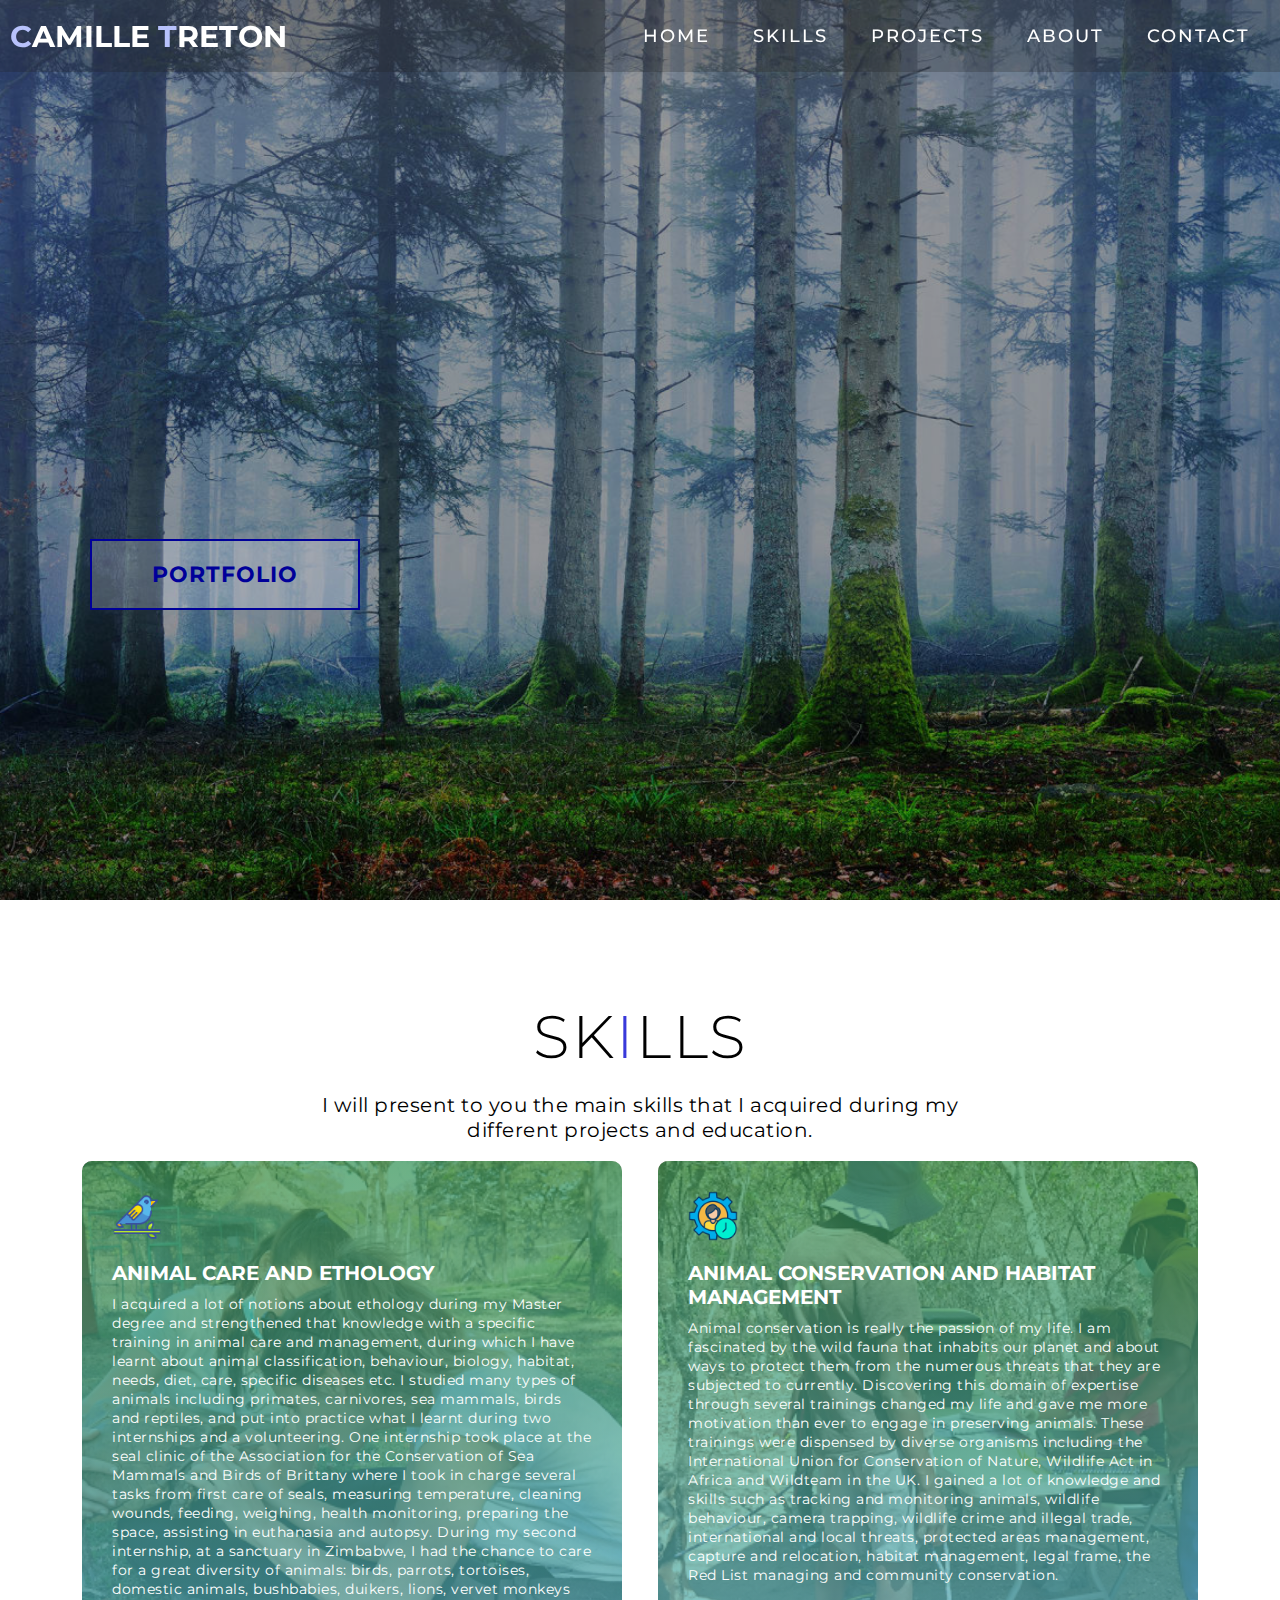
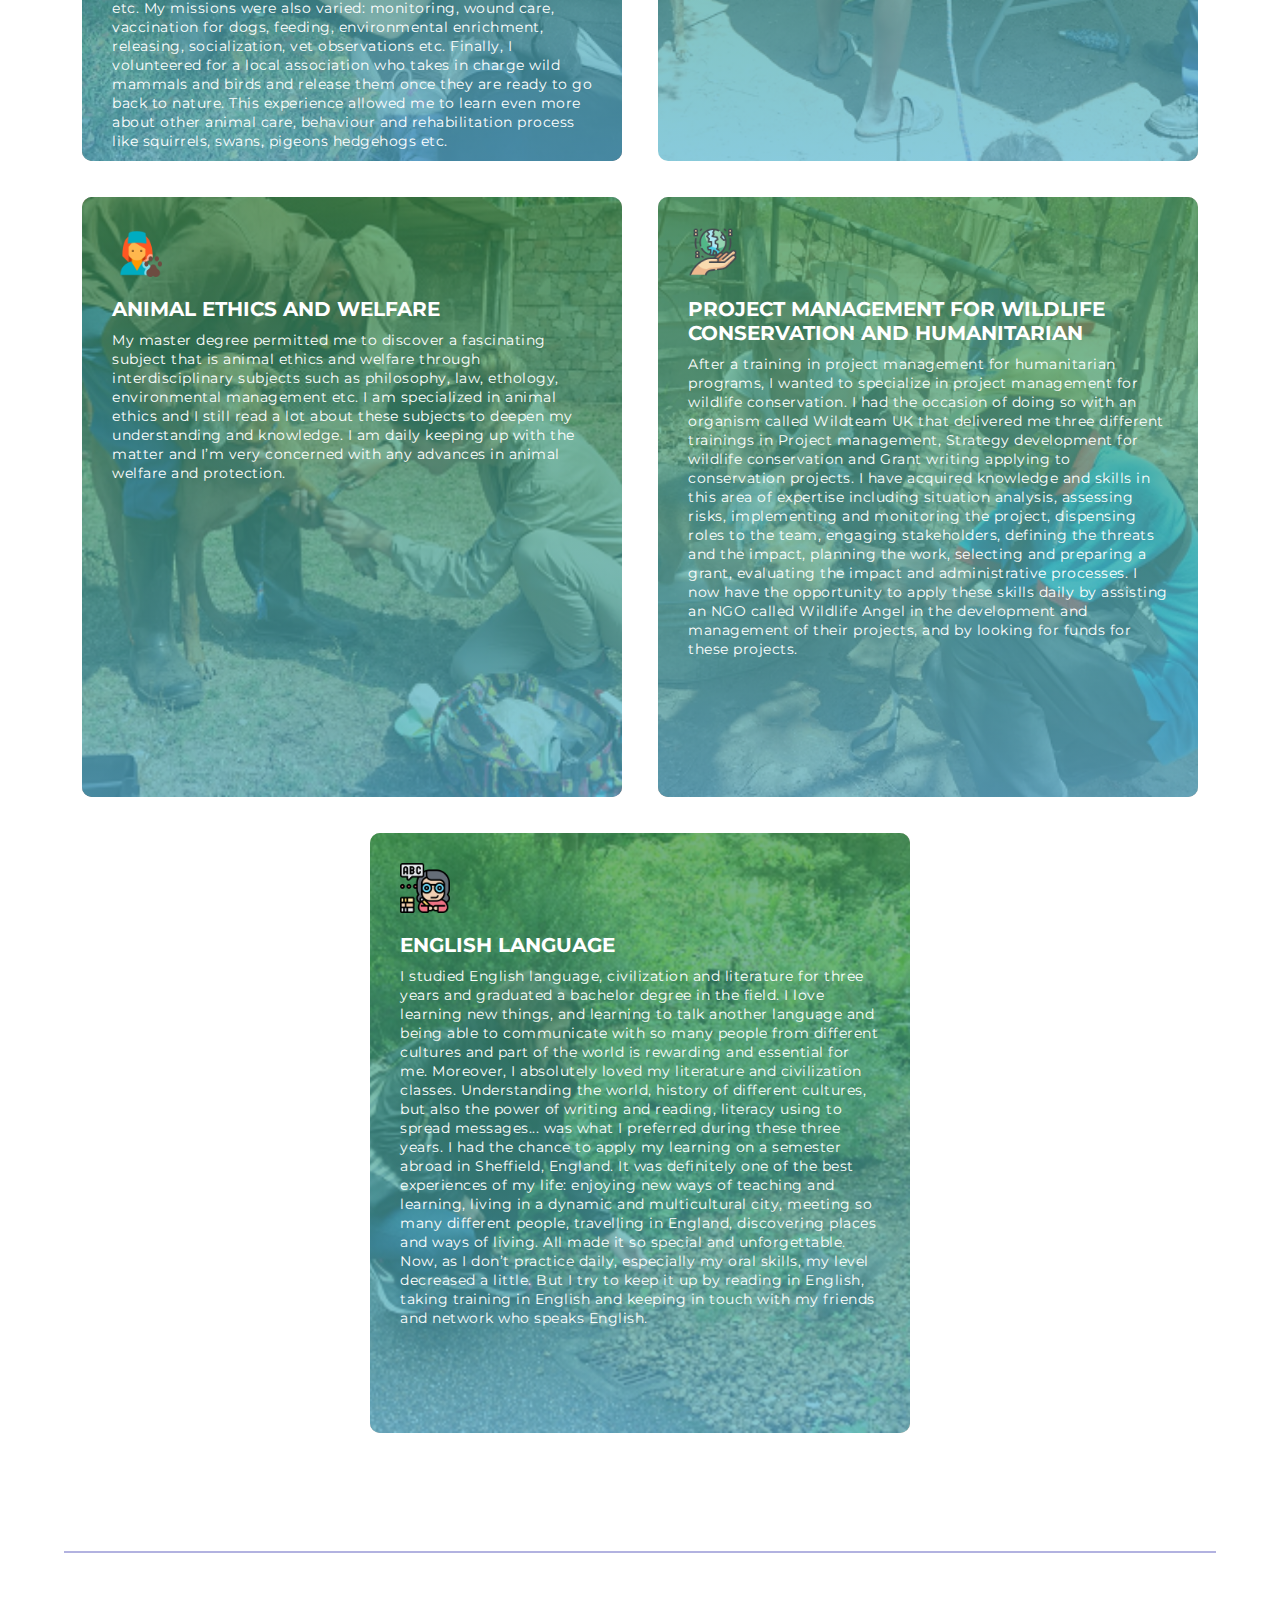
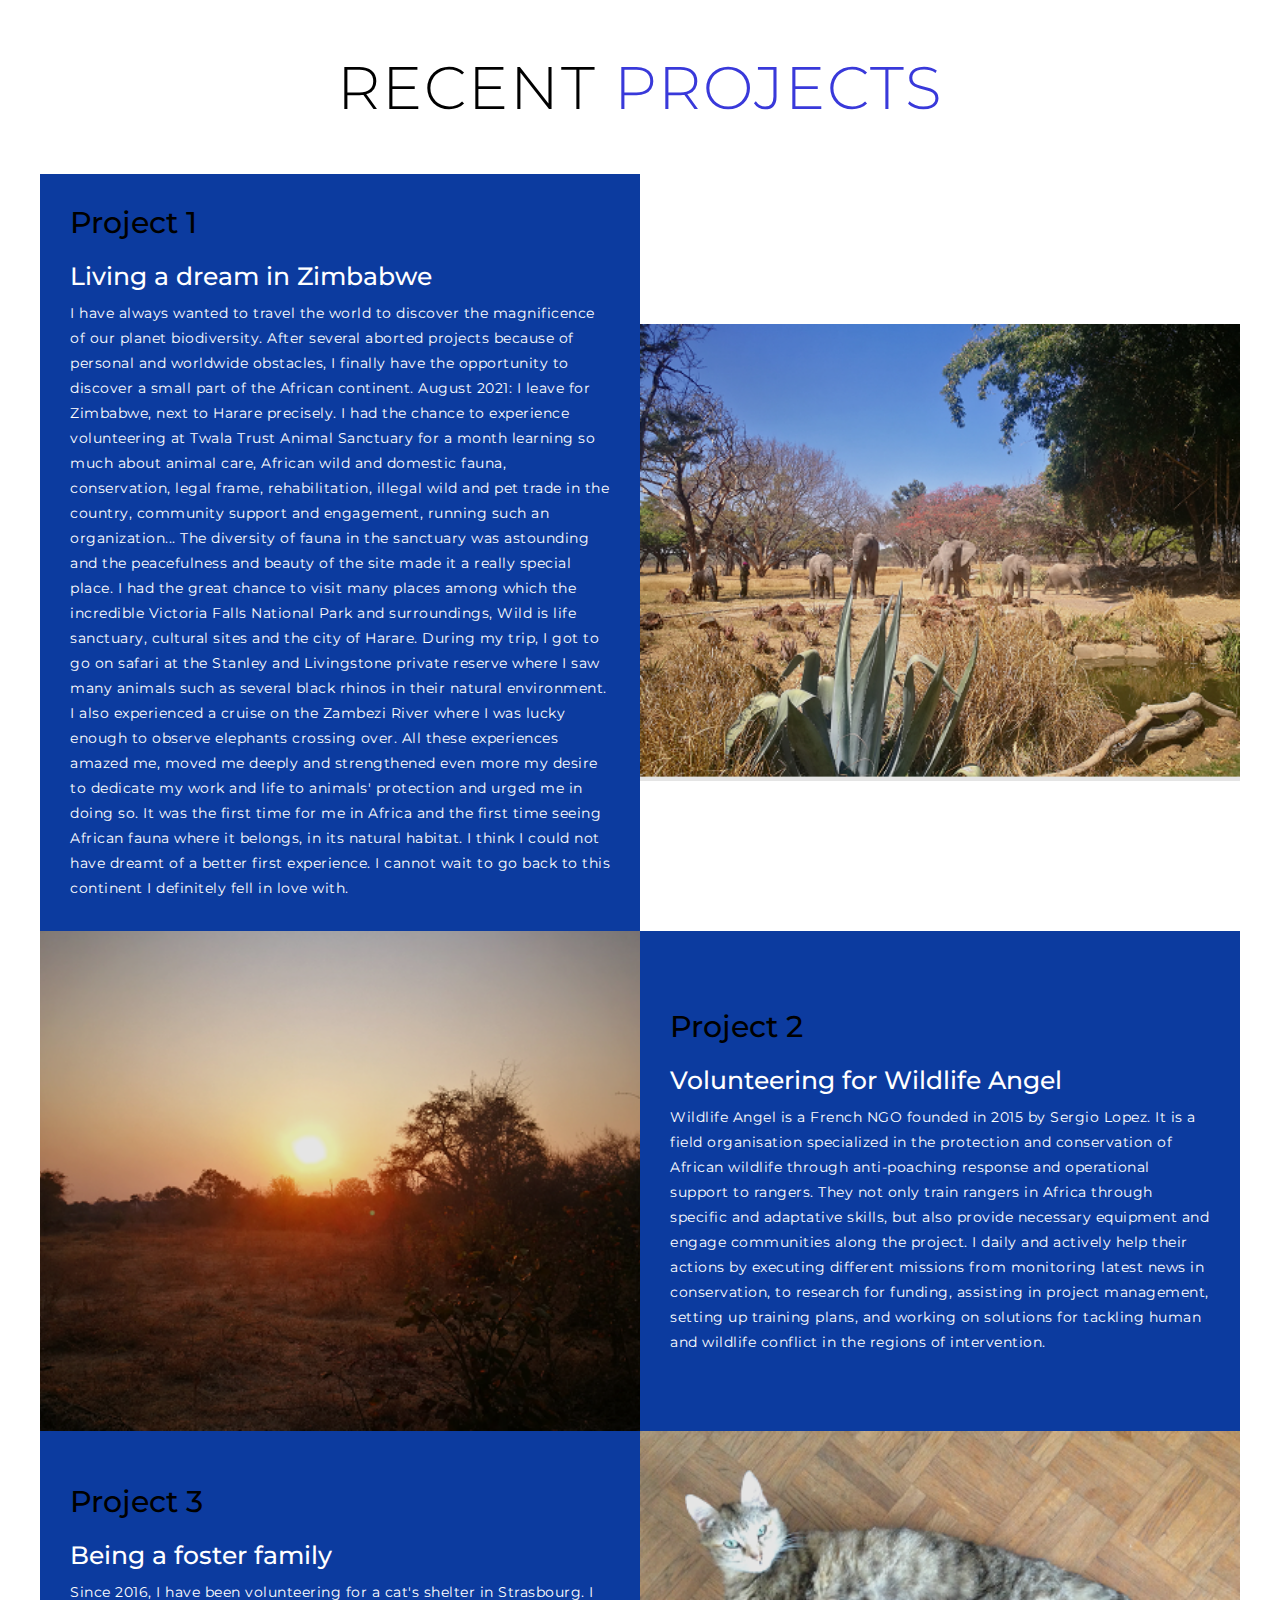
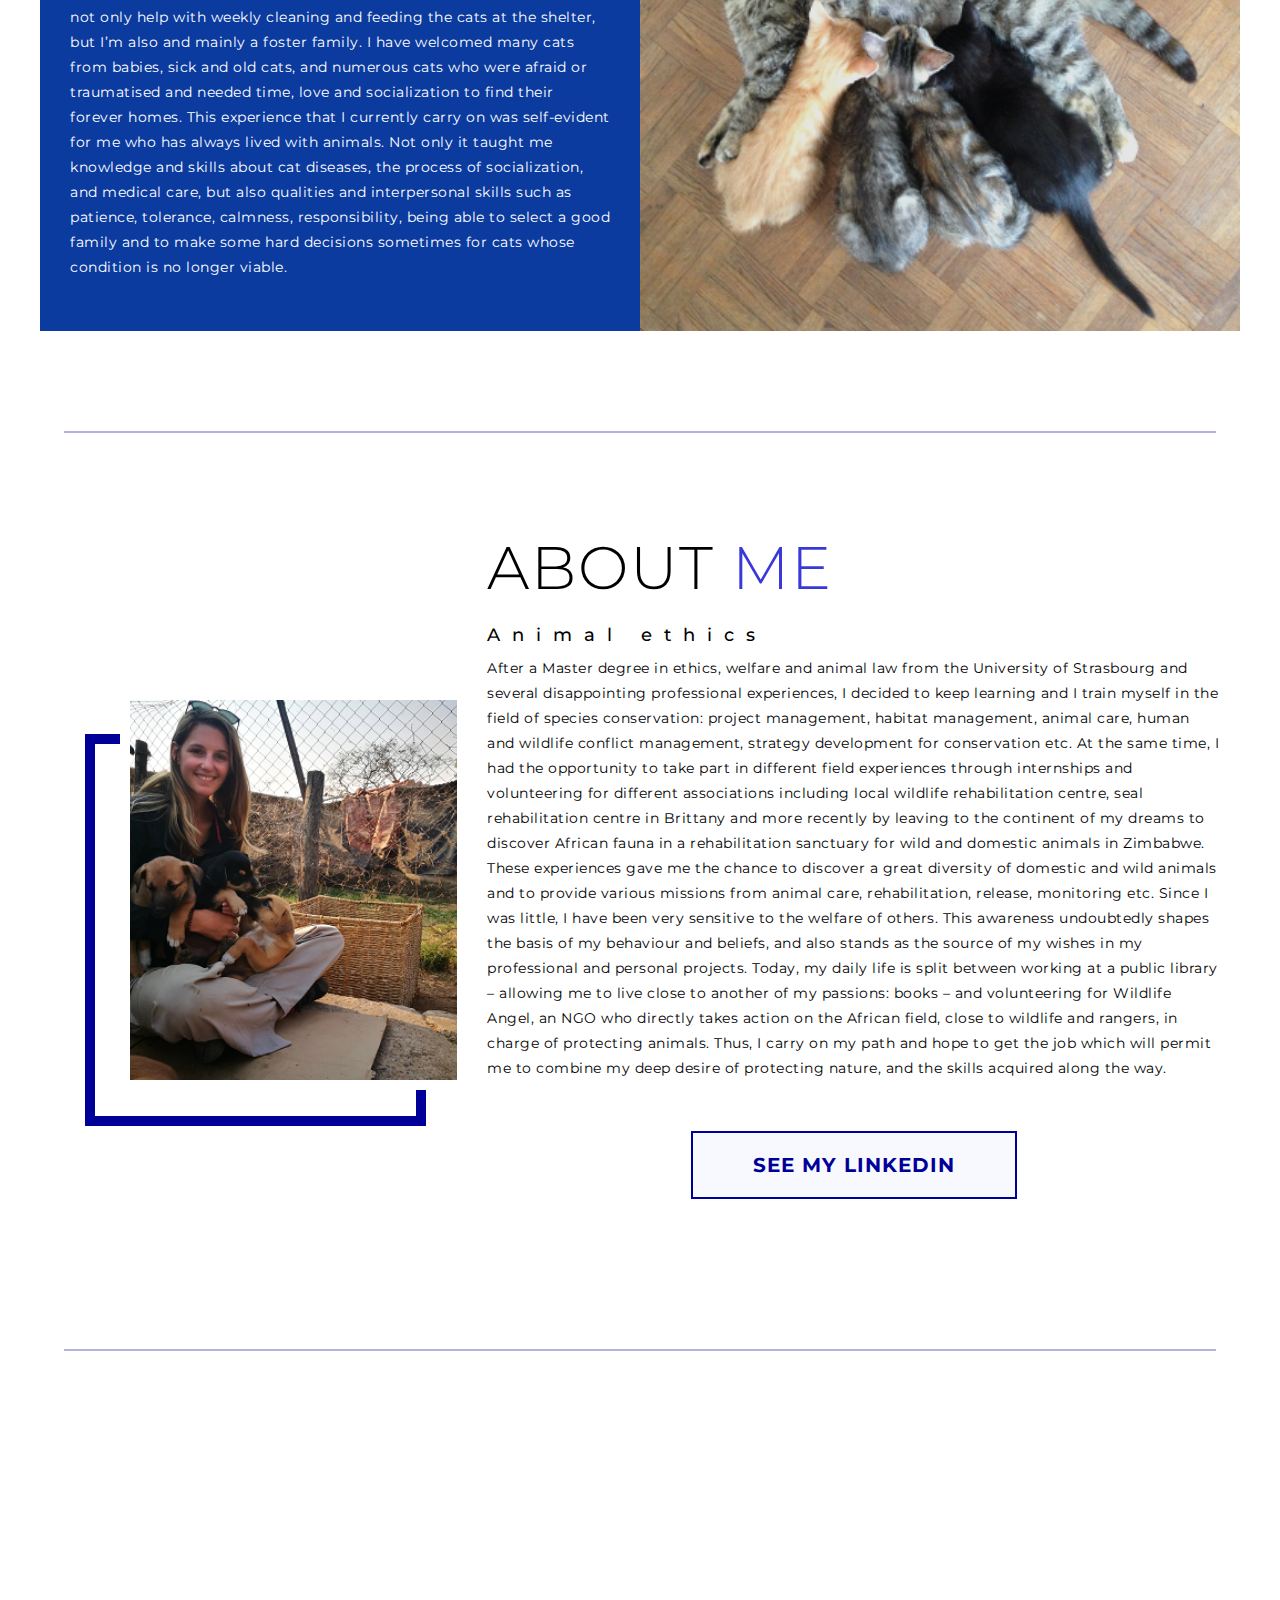
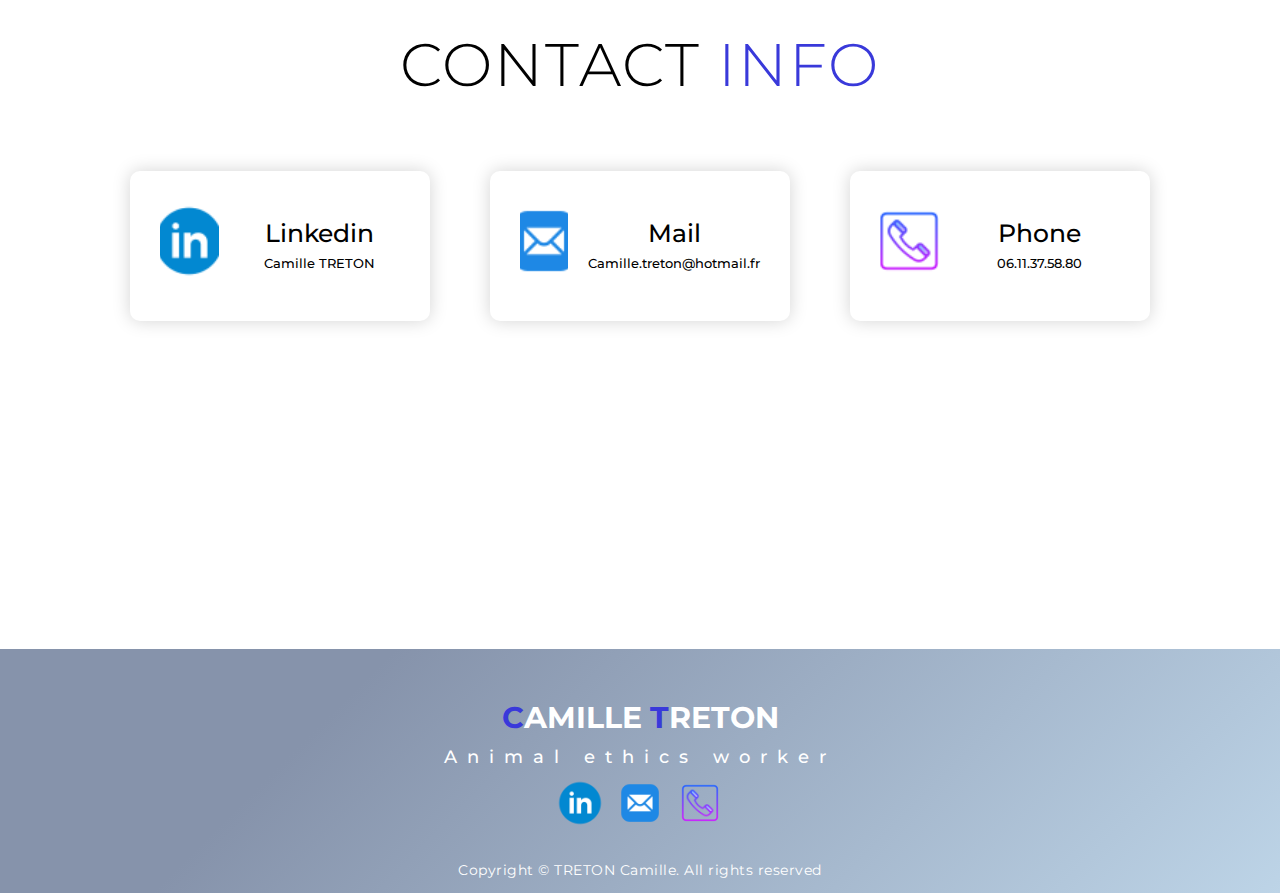
<file: index.html>
<!DOCTYPE html>
<html lang="en">
<head>
    <meta charset="UTF-8">
    <meta http-equiv="X-UA-Compatible" content="IE=edge">
    <meta name="viewport" content="width=device-width, initial-scale=1.0">
    <title>Camille TRETON Portfolio</title>
    <link rel="stylesheet" href="style.css">
    <link rel="icon" type="image/png" href="img/logo1.png">
</head>
<body>
    <!-- header section -->
    <header id="header">
        <div class="header container">
            <div class="nav-bar">
                <div class="brand">
                    
                    <a href="#hero"><h1><span>C</span>amille <span>T</span>reton</h1></a>
                </div>
                <div class="nav-list">
                    <div class="hamburger">
                        <div class="bar">

                        </div>
                    </div>
                    <ul>
                        <li><a href="#hero" data-after ="Home" >Home</a></li>
                        <li><a href="#services" data-after ="Skills" >Skills</a></li>
                        <li><a href="#projects" data-after ="Projects" >Projects</a></li>
                        <li><a href="#about" data-after ="About" >About</a></li>
                        <li><a href="#contact" data-after ="Contact" >Contact</a></li>
                    </ul>
                </div>
            </nav>
        </div>
    </header>


    <!-- hero section -->
    <section id="hero">
        <div class="hero container">
            <div>
                <h1>Hello,<span></span></h1>
                <h1>My Name is<span></span></h1>
                <h1>Camille<span></span></h1>
                <a href="#services" type="button" class="cta">Portfolio</a>
            </div>
        </div>
    </section>
    <!-- end hero section -->


    <!-- service section -->

    <section id="services">
        <div class="service container">
            <div class="service-top">
                <h1 class="section-title">Sk<span>i</span>lls</h1>
                <p>I will present to you the main skills that I acquired during my different projects and education.</p>
            </div>
            <div class="service-bottom">
                <div class="service-item si1">
                    <div class="icon">
                        <img src="/img/skills3.png" alt="Bird skills icon">
                    </div>
                    <h2>Animal care and ethology</h2>
                    <p>I acquired a lot of notions about ethology during my Master degree and strengthened that knowledge with a specific training in animal care and management, during which I have learnt about animal classification, behaviour, biology, habitat, needs, diet, care, specific diseases etc. I studied many types of animals including primates, carnivores, sea mammals, birds and reptiles, and put into practice what I learnt during two internships and a volunteering.

                        One internship took place at the seal clinic of the Association for the Conservation of Sea Mammals and Birds of Brittany where I took in charge several tasks from first care of seals, measuring temperature, cleaning wounds, feeding, weighing, health monitoring, preparing the space, assisting in euthanasia and autopsy.
                        
                        During my second internship, at a sanctuary in Zimbabwe, I had the chance to care for a great diversity of animals: birds, parrots, tortoises, domestic animals, bushbabies, duikers, lions, vervet monkeys etc. My missions were also varied: monitoring, wound care, vaccination for dogs, feeding, environmental enrichment, releasing, socialization, vet observations etc.
                        
                        Finally, I volunteered for a local association who takes in charge wild mammals and birds and release them once they are ready to go back to nature. This experience allowed me to learn even more about other animal care, behaviour and rehabilitation process like squirrels, swans, pigeons hedgehogs etc.</p>
                </div>
                <div class="service-item si2">
                    <div class="icon">
                        <img src="/img/skills2.png" alt="Managerial skills icon">
                    </div>
                    <h2>Animal conservation and habitat management</h2>
                    <p>Animal conservation is really the passion of my life. I am fascinated by the wild fauna that inhabits our planet and about ways to protect them from the numerous threats that they are subjected to currently. Discovering this domain of expertise through several trainings changed my life and gave me more motivation than ever to engage in preserving animals.  
                        These trainings were dispensed by diverse organisms including the International Union for Conservation of Nature, Wildlife Act in Africa and Wildteam in the UK. I gained a lot of knowledge and skills such as tracking and monitoring animals, wildlife behaviour, camera trapping, wildlife crime and illegal trade, international and local threats, protected areas management, capture and relocation, habitat management, legal frame, the Red List managing and community conservation. </p>
                </div>
                <div class="service-item si3">
                    <div class="icon">
                        <img src="/img/skills4.png" alt="Veto skills icon">
                    </div>
                    <h2>Animal ethics and welfare</h2>
                    <p>My master degree permitted me to discover a fascinating subject that is animal ethics and welfare through interdisciplinary subjects such as philosophy, law, ethology, environmental management etc. I am specialized in animal ethics and I still read a lot about these subjects to deepen my understanding and knowledge. I am daily keeping up with the matter and I’m very concerned with any advances in animal welfare and protection. </p>
                </div>
                <div class="service-item si4">
                    <div class="icon">
                        <img src="/img/skills5.png" alt="Earth skills icon">
                    </div>
                    <h2>Project management for wildlife conservation and humanitarian </h2>
                    <p>After a training in project management for humanitarian programs, I wanted to specialize in project management for wildlife conservation. I had the occasion of doing so with an organism called Wildteam UK that delivered me three different trainings in Project management, Strategy development for wildlife conservation and Grant writing applying to conservation projects. I have acquired knowledge and skills in this area of expertise including situation analysis, assessing risks, implementing and monitoring the project, dispensing roles to the team, engaging stakeholders, defining the threats and the impact, planning the work, selecting and preparing a grant, evaluating the impact and administrative processes. 
                        I now have the opportunity to apply these skills daily by assisting an NGO called Wildlife Angel in the development and management of their projects, and by looking for funds for these projects.</p>
                </div>
                <div class="service-item si5">
                    <div class="icon">
                        <img src="/img/english.png" alt="English skills icon">
                    </div>
                    <h2>English language</h2>
                    <p>I studied English language, civilization and literature for three years and graduated a bachelor degree in the field. I love learning new things, and learning to talk another language and being able to communicate with so many people from different cultures and part of the world is rewarding and essential for me. Moreover, I absolutely loved my literature and civilization classes. Understanding the world, history of different cultures, but also the power of writing and reading, literacy using to spread messages... was what I preferred during these three years. I had the chance to apply my learning on a semester abroad in Sheffield, England. It was definitely one of the best experiences of my life: enjoying new ways of teaching and learning, living in a dynamic and multicultural city, meeting so many different people, travelling in England, discovering places and ways of living. All made it so special and unforgettable. 
                        Now, as I don’t practice daily, especially my oral skills, my level decreased a little. But I try to keep it up by reading in English, taking training in English and keeping in touch with my friends and network who speaks English. 
                        </p>
                </div>
                
            </div>
        </div>
    </section>

    <!-- End service section -->
    <!-- Project section -->

    <section id="projects">
        <div class="projects container">
            <div class="projects-header">
                <h1 class="section-title">Recent <span>Projects</span></h1>
            </div>
            <div class="all-projects">
                <div class="project-item project1">
                    <div class="project-info">
                        <h1>Project 1</h1>
                        <h2>Living a dream in Zimbabwe </h2>
                        <p>I have always wanted to travel the world to discover the magnificence of our planet biodiversity. After several aborted projects because of personal and worldwide obstacles, I finally have the opportunity to discover a small part of the African continent. 
                            August 2021: I leave for Zimbabwe, next to Harare precisely. I had the chance to experience volunteering at Twala Trust Animal Sanctuary for a month learning so much about animal care, African wild and domestic fauna, conservation, legal frame, rehabilitation, illegal wild and pet trade in the country, community support and engagement, running such an organization...
                            The diversity of fauna in the sanctuary was astounding and the peacefulness and beauty of the site made it a really special place.
                            I had the great chance to visit many places among which the incredible Victoria Falls National Park and surroundings, Wild is life sanctuary, cultural sites and the city of Harare. During my trip, I got to go on safari at the Stanley and Livingstone private reserve where I saw many animals such as several black rhinos in their natural environment. I also experienced a cruise on the Zambezi River where I was lucky enough to observe elephants crossing over. All these experiences amazed me, moved me deeply and strengthened even more my desire to dedicate my work and life to animals' protection and urged me in doing so.
                            It was the first time for me in Africa and the first time seeing African fauna where it belongs, in its natural habitat. I think I could not have dreamt of a better first experience. I cannot wait to go back to this continent I definitely fell in love with.</p>
                    </div>
                    <div class="project-img">
                        <img src="./img/projectC1.PNG" alt="Elephants in Zimbabwe">
                    </div>
                </div>
                <div class="project-item">
                    <div class="project-info">
                        <h1>Project 2</h1>
                        <h2>Volunteering for Wildlife Angel </h2>
                        <p>Wildlife Angel is a French NGO founded in 2015 by Sergio Lopez. It is a field organisation specialized in the protection and conservation of African wildlife through anti-poaching response and operational support to rangers. They not only train rangers in Africa through specific and adaptative skills, but also provide necessary equipment and engage communities along the project.  
                            I daily and actively help their actions by executing different missions from monitoring latest news in conservation, to research for funding, assisting in project management, setting up training plans, and working on solutions for tackling human and wildlife conflict in the regions of intervention. 
                            </p>
                    </div>
                    <div class="project-img">
                        <img src="./img/testP2.PNG" alt="Wildlife angel icon">
                    </div>
                </div>
                <div class="project-item">
                    <div class="project-info">
                        <h1>Project 3</h1>
                        <h2>Being a foster family </h2>
                        <p>Since 2016, I have been volunteering for a cat's shelter in Strasbourg. I not only help with weekly cleaning and feeding the cats at the shelter, but I’m also and mainly a foster family. I have welcomed many cats from babies, sick and old cats, and numerous cats who were afraid or traumatised and needed time, love and socialization to find their forever homes.  
                            This experience that I currently carry on was self-evident for me who has always lived with animals. Not only it taught me knowledge and skills about cat diseases, the process of socialization, and medical care, but also qualities and interpersonal skills such as patience, tolerance, calmness, responsibility, being able to select a good family and to make some hard decisions sometimes for cats whose condition is no longer viable.   
                            </p>
                    </div>
                    <div class="project-img">
                        <img src="./img/testP3.PNG" alt="Me with a nice cat">
                    </div>
                </div>
               
              
            </div>
        </div>
    </section>

    <!--end  Project section -->
    <!--  About section -->

    <section id="about">
        <div class="about container">
            <div class="col-left">
                <div class="about-img">
                    <img src="./img/aboutmeC.PNG" alt="Me with 3 dogs in Africa">
                </div>
            </div>
            <div class="col-right">
                <h1 class="section-title">About <span>me</span></h1>
                <h2>Animal ethics</h2>
                <p>After a Master degree in ethics, welfare and animal law from the University of Strasbourg and several disappointing professional experiences, I decided to keep learning and I train myself in the field of species conservation: project management, habitat management, animal care, human and wildlife conflict management, strategy development for conservation etc. 
                    At the same time, I had the opportunity to take part in different field experiences through internships and volunteering for different associations including local wildlife rehabilitation centre, seal rehabilitation centre in Brittany and more recently by leaving to the continent of my dreams to discover African fauna in a rehabilitation sanctuary for wild and domestic animals in Zimbabwe. 
                    These experiences gave me the chance to discover a great diversity of domestic and wild animals and to provide various missions from animal care, rehabilitation, release, monitoring etc. 
                    Since I was little, I have been very sensitive to the welfare of others. This awareness undoubtedly shapes the basis of my behaviour and beliefs, and also stands as the source of my wishes in my professional and personal projects.
                    Today, my daily life is split between working at a public library – allowing me to live close to another of my passions: books – and volunteering for Wildlife Angel, an NGO who directly takes action on the African field, close to wildlife and rangers, in charge of protecting animals. 
                    Thus, I carry on my path and hope to get the job which will permit me to combine my deep desire of protecting nature, and the skills acquired along the way. 
                    </p>
                <a href="https://www.linkedin.com/in/camille-tr%C3%A9ton-96356b123/
                " target="_blank" class="cta">See my Linkedin</a>
            </div>
        </div>
    </section>

    <!--end about section -->

    <!--contact section -->
    <section id="contact">
        <div class="contact container">
            <div><h1 class="section-title">Contact <span>info</span></h1></div>
            <div class="contact-items">
                <div class="contact-item linkedin">
                    <div class="icon"><img src="./img/linkedin.png" alt="linkedin icon"></div>
                    <div class="contact-info">
                        <h1>Linkedin</h1>
                        <h2>Camille TRETON</h2>
                    </div>
                </div>
                <div class="contact-item">
                    <div class="icon"><img src="./img/mail.png" alt="mail icone"></div>
                    <div class="contact-info">
                        <h1>Mail</h1>
                        <h2>Camille.treton@hotmail.fr</h2>
                    </div>
                </div>
                <div class="contact-item">
                    <div class="icon"><img src="./img/phone.png" alt="contact icon"></div>
                    <div class="contact-info">
                        <h1>Phone</h1>
                        <h2>06.11.37.58.80</h2>
                    </div>
                </div>
            </div>
        </div>
    </section>

    <!--end contact section -->
    <!--footer section -->
    <section id="footer">
        <div class="footer container">
            <div class="brand"><h1><span>C</span>amille <span>T</span>reton</h1></div>
            <h2>Animal ethics worker</h2>
            <div class="social-icon">
                <div class="social-item">
                    <a href="https://www.linkedin.com/in/camille-tr%C3%A9ton-96356b123/
                    " target="_blank"><img src="./img/linkedin.png" alt="linkedin icon"></a>
                </div>
                <div class="social-item">
                    <a href="#contact"><img src="./img/mail.png" alt="mail icone"></a>
                </div>
                <div class="social-item">
                    <a href="#contact"><img src="./img/phone.png" alt="phone icone"></a>
                </div>
                
            </div>
            <p>Copyright &copy; TRETON Camille. All rights reserved</p>
        </div>
    </section>



<script src="app.js"></script>

</body>
</html>
</file>
<file: style.css>
@import url('https://fonts.googleapis.com/css2?family=Montserrat:wght@300;400;700&display=swap');
* {
    box-sizing: border-box;
    padding:0;
    margin:0;
}

html {
    font-size:10px;
    font-family: 'Montserrat', 'sans-serif';
    scroll-behavior: smooth;
    overflow-x: hidden;
}

body {
    overflow-x:hidden;
}
img {
    height:100%;
    width:100%;
    object-fit:cover;
}

a {
    text-decoration:none;
}

p {
    text-align:left;
    font-size:1.4rem;
    line-height:2.5rem;
    color:white;
    letter-spacing: 0.05rem;
}

.section-title {
    font-size:4rem;
    font-weight: 300;
    color:black;
    margin-bottom:20px;
    text-transform: uppercase;
    letter-spacing: .2rem;
    text-align:center;
    color:black; 
}


.section-title span {
    color:#3939da;
}
.container {
    min-height:100vh;
    width:100%;
    display:flex;
    align-items: center;
    justify-content:center;
}

.brand h1 {
    font-size: 3rem;
    text-transform: uppercase;
    color:white;
}



.brand h1 span {
    color:#3939da;
}
#header .brand h1 span {
    color:#B8C2FC;
}
#header .brand h1 {
    font-size:2.6rem;
}

/* header section */

#header {
    position:fixed;
    z-index:1000;
    left:0;
    top:0;
    width:100vw;
    height:auto;
   
    
}

#header .header {
    min-height:8vh;
    background-color: rgba(31,30,30,0.24);
    transition: .6s ease background-color;
}

.header .nav-bar {
    display:flex;
    align-items: center;   
    justify-content: space-between;
    width:100%;
    height: 100%;
    max-width:1300px;
    padding: 0 10px;
} 

#header .nav-list ul {
    list-style-type: none;
    position:absolute;
    background-color: rgb(31,30,30);
    width:100vw;
    height:100vh;
    top:0;
    flex-direction: column;
    left:100%;
    display:flex;
    justify-content: center;
    align-items: center;
    z-index:1;
    overflow-x:hidden;
    transition: left .3s ease-in-out;
}

#header .nav-list ul.active {
    left:0;
}


#header .nav-list ul a {
    font-size: 2.5rem;
    font-weight:500;
    letter-spacing: .2rem;
    text-decoration: none;
    color:white;
    text-transform: uppercase;
    padding:20px;
    display:block;
}

#header .nav-list ul a::after {
    content:attr(data-after);
    position:absolute;
    top:50%;
    left:50%;
    transform: translate(-50%, -50%) scale(0);
    color:rgba(87, 149, 204, 0.15);
    font-size:8rem;
    letter-spacing:15px;
    z-index:-1;
    transition:.5s ease letter-spacing;
}

#header .nav-list ul li:hover a::after {
    transform: translate(-50%, -50%) scale(1);
    letter-spacing:initial;
}

#header .nav-list ul li:hover a {
    color:#B8C2FC;
}
#header .nav-list ul li:focus a {
    color:#B8C2FC;
}

#header .hamburger {
    z-index:100;
    height:60px;
    width:60px;
    display:inline-block;
    border: 3px solid white;
    position: relative;
    display:flex;
    cursor:pointer;
    align-items: center;
    justify-content: center;
    border-radius: 50%;
    transform: scale(0.8);
    margin-right:20px;
}

#header .hamburger::after{
    position:absolute;
    content:'';
    height:100%;
    width:100%;
    border-radius:50%;
    border:3px solid white;
    animation: hamburger_pulse 1.5s ease infinite;
}

#header .hamburger .bar {
    height: 2px;
    width: 30px;
    position:relative;
    background-color:white;
    z-index:-1;
}

#header .hamburger .bar::after,
#header .hamburger .bar::before {
    content:'';
    position:absolute;
    height: 100%;
    width:100%;
    left: 0;
    background-color:white;
    transition: .3s ease;
    transition-property: rotate translate;
}
#header .hamburger .bar::after {
    top:8px;
}
#header .hamburger .bar::before {
    bottom:8px;
}

#header .hamburger.active .bar::before{
    transform: rotate(-45deg) translate(-5px, 6px);
}
#header .hamburger.active .bar::after{
    transform: rotate(45deg) translate(-5px, -6px);
}
#header .hamburger.active .bar {
    background-color:transparent;
}
/* end header section */


/* Hero Section  */
#hero {
    background-image: url(./img/headersection.jpg);
    background-size:cover;
    background-position:top center;
    position: relative;
    z-index:1;
}

#hero::after {
    content:'';
    position: absolute;
    left:0;
    top:0;
    height:100%;
    width:100%;
    background-color:#000000;
    opacity:.4;
    z-index:-1;
}

#hero .hero {
    max-width: 1200px;
    margin: 0 auto;
    padding: 0 50px;
    justify-content: flex-start;
}

#hero h1 {
    display:block;
    width:fit-content;
    font-size:4rem;
    position:relative;
    color:transparent;
    animation: text_reveal .5s ease forwards;
    animation-delay:1s;
}

#hero h1:nth-child(1) {
    animation-delay:1s;
}
#hero h1:nth-child(2) {
    animation-delay:2s;
}
#hero h1:nth-child(3) {
    animation: text_reveal_name .5s ease forwards;
    animation-delay:3s;
}

#hero h1:nth-child(1) span {
    animation-delay: .5s;
}
#hero h1:nth-child(2) span {
    animation-delay: 1.5s;
}
#hero h1:nth-child(3) span {
    animation-delay: 2.5s;
}



#hero h1 span {
    position:absolute;
    top:0;
    left:0;
    height:100%;
    width:0;
    animation: text_reveal_box 1s ease;
    background-color: #0c3b9f;
    animation-delay:.3s;
}

#hero .cta {
    display:inline-block;
    padding:10px 30px;
    color:#000099;
    border: 2px solid #000099;
    font-size: 2rem;
    text-transform: uppercase;
    letter-spacing:.1rem;
    margin-top:30px;
    background-color: rgb( 222, 232, 250, 0.25);
    font-weight: bold;
    transition:.5s ease ;
    transition-property: background-color, color;
    
}

#hero .cta:not(:hover) {
    animation: shadow-pulse 1s infinite;
    animation-delay:3.5s;
}


#hero .cta:hover, #hero .cta:focus{
    color:white;
    background-color:#000099;
}

/* End Hero Section  */

/* Service section */

#services {}

#services .service {
    flex-direction:column;
    text-align:center;
    max-width:1200px;
    margin:0 auto;
    padding: 100px 0;
}


#services .service-top p{
    color:black;
    font-size:1.4rem;
    margin-top:5px;
    line-height:2.5rem;
    font-weight: 300px;
    letter-spacing: .05rem;;
    text-align:center;
}

#services .service-bottom {
    display:flex;
    align-items:center;
    justify-content: center;
    flex-wrap:wrap;
}

#services .service-item {
    flex-basis:90%;
    display:flex;
    align-items: flex-start;
    justify-content:center;
    flex-direction:column;
    padding:15px;
    border-radius:10px;

    background-size:cover;
    background-position: center;
    margin:10px 5%;
    color:white;
    position:relative;
    z-index:1;
    overflow:hidden;
}

#services .si1 {
    background-image: url(./img/skillsC1.PNG);
}
#services .si2 {
    background-image: url(./img/skillsC20.PNG);
}
#services .si3 {
    background-image: url(./img/skillsC2.PNG);
}
#services .si4 {
    background-image: url(./img/skillsC4.PNG);
}
#services .si5 {
    background-image: url(./img/skillsC5.PNG);
}

#services .service-item::after {
    content:'';
    position:absolute;
    left:0;
    top:0;
    background-image: linear-gradient(#348F50, #56B4D3);
    opacity: .7;
    height:100%;
    width:100%;
    z-index:-1;
}

#services .service-bottom .icon {
    height: 50px;
    width:50px;
    margin-bottom:20px; 
}

#services .service-item h2 {
    font-size:2rem;
    color:white;
    margin-bottom:10px;
    text-transform: uppercase; 
    text-align: left;
}

#services .service-item p {
    text-align:left;
    font-size:1.4rem;
    line-height:1.9rem;
    color:white;
    
}

/* End Service section */


/* Project section */


#projects .projects {
    flex-direction:column;
    max-width: 1200px;
    margin: 0 auto;
    padding: 100px 0;
}

#projects .projects-header h1{
    margin-bottom:50px;
}

#projects .all-projects {
    display:flex;
    align-items: center;
    justify-content:center;
    flex-direction:column;
}

#projects .project-item {
    display:flex;
    align-items:center;
    justify-content:center;
    flex-direction:column;
    width:90%;
    margin:20px auto;
    overflow:hidden;
    border-radius: 10px;
}

#projects .project-info {
    padding: 15px;
    flex-basis:50%;
    height: 100%;
    display:flex;
    align-items:flex-start;
    justify-content: center;
    flex-direction: column;
    background-color: #0c3b9f;
}


#projects .project-info h1{
    font-size:3rem;
    font-weight:500;
    margin-bottom:10px;}

#projects .project-info h2{
        font-size:2.5rem;
        font-weight:500;
    color:white;
margin:10px 0;}

#projects .project-img {
    flex-basis:50%;
    height:300px;
    overflow:hidden;
    position:relative;
}

#projects .project-img:after {
    content:'';
    height:100%;
    width:100%;
    left:0;
    top:0;
    position:absolute;
    opacity:.1;
    background-color: #000000;
}

#projects .project-item:hover .project-img img {
    transform: scale(1.1);
}

#projects .project-img img {
    transition: .3s ease transform;
}

/* End project section */

/* about section */

#about .about {
    flex-direction: column-reverse;
    text-align:center;
    max-width: 1200px;
    margin: 0 auto;
    padding:100px 20px;
}

#about .col-left {
    width:250px;
    height:360px;
    
}

#about .col-left .about-img {
    width:100%;
    height:100%;
    position: relative;
    border: 10px solid white;
    
}

#about .col-left .about-img::after {
    content:'';
    position:absolute;
    left:-33px;
    top:19px;
    height:98%;
    width:98%;
    border: 7px solid  #000099;
    z-index:-1;
}
#about .col-right {
    width:100%
}
#about .col-right h2 {
    font-size: 1.8rem;
    font-weight:500;
    letter-spacing: 1.2rem;
    margin-bottom: 10px;

}

#about .col-right p {
    margin-bottom:20px;
    color:black;
    text-align:center;
}

#about .cta {
    display:inline-block;
    padding:10px 30px;
    color:#000099;
    border: 2px solid #000099;
    font-size: 2rem;
    text-transform: uppercase;
    letter-spacing:.1rem;
    margin-top:30px;
    background-color: rgb( 222, 232, 250, 0.25);
    font-weight: bold;
    transition:.5s ease ;
    transition-property: background-color, color;
    margin-bottom: 50px;
    
}

#about .cta:hover, #hero .cta:focus{
    color:white;
    background-color:#000099;
}


/* end about section */

/* contact section */


#contact .contact {
    flex-direction:column;
    max-width:1200px;
    margin:0 auto;
}

#contact .contact-items {
    width:100%;
    padding: 20px;
    width:400px;
}

#contact .contact-item {
    width:80%;
    text-align: center;
    border-radius: 10px;
    padding:30px;
    justify-content: center;
    display:flex;
    flex-direction:column;
    align-items: center;
    margin:30px;
    box-shadow: 0px 0px 18px 0 #0000002C;
    transition: .3s ease box-shadow;
}

#contact .contact-item:hover {
    box-shadow: 0px 0px 5px 0 #0000002C;
}

#contact .icon {
    width: 70px;
    margin: 0 auto;
    margin-bottom:10px;
}

#contact .contact-info h1 {
    font-size: 2.5rem;
    font-weight: 500;
    margin-bottom:5px;
}
#contact .contact-info h2 {
    font-size: 1.3rem;
    font-weight: 500;
    line-height:2rem;
}
/* end contact section */

/*footer section */

#footer {
    background-color: #bdd4e7;
    background-image: linear-gradient(315deg, #bdd4e7 0%, #8693ab 74%);
}
#footer .footer {
    min-height: 200px;
    flex-direction: column;
    padding-top:50px;
    padding-bottom:10px;
}

#footer h2 {
    color:white;
    font-weight: 500;
    font-size:1.8rem;
    text-align: center;
    letter-spacing: 1rem;
    margin-top:10px;
    margin-bottom:10px;
}
#footer .social-icon {
    display:flex;
    margin-bottom:30px;
}

#footer .social-item {
    height:50px;
    width:50px;
    margin:0 5px;
}

#footer .social-item img {
    transition: transform .3s ease;
}
#footer .social-item:hover img {
    transform:scale(1.15);
}

/* end of footer section */

/* separator */
#projects {
    position: relative;
}

#projects::after {
    position: absolute;
    content:'';
    height: 2px;
    width: 90%;
    background-color: #000099;
    opacity: 0.3;
    top: 0;
    left: 5%;
}

#about {
    position: relative;
}

#about::after {
    position: absolute;
    content:'';
    height: 2px;
    width: 90%;
    background-color: #000099;
    opacity: 0.3;
    top: 0;
    left: 5%;
}


#contact {
    position: relative;
}

#contact::after {
    position: absolute;
    content:'';
    height: 2px;
    width: 90%;
    background-color: #000099;
    opacity: 0.3;
    top: 0;
    left: 5%;
}




/* keyframes */

@keyframes text_reveal_box {
    50% {
        width:100%;
        left:0;
    }
    100% {
        width:0%;
        left:100%;
    }
}

@keyframes text_reveal {
    100% {
        color: white;
    }
}
@keyframes text_reveal_name {
    100% {
        color: #B8C2FC;
        font-weight:500px;
    }
}

@keyframes shadow-pulse {
    0% {
        box-shadow: 0 0 0 0px rgba(255,255,255,0.2);
        transform:scale(1);
    } 60% {
        box-shadow: 0 0 0 10px rgba(255,255,255,0.1);
        transform:scale(1);
    } 100% {
        box-shadow: 0 0 0 15px rgba(255,255,255,0.2);
        transform:scale(1);
    }
}

@keyframes hamburger_pulse {
    0% {
        opacity: 1;
        transform: scale(1);
    }
    100% {
        opacity: 0;
        transform:scale(1.3);
    }
}


/* Media query for mobile button  */

@media screen and (min-width: 350px) {
    #header .hamburger {
        margin-right:35px;
    }
    
}
@media screen and (min-width: 380px) {
    #header .hamburger {
        margin-right:60px;
    }
    
}
@media screen and (min-width: 450px) {
    #header .hamburger {
        margin-right:80px;
    }
    
}
@media screen and (min-width: 600px) {
    #header .hamburger {
        margin-right:100px;
    }
}


/*media query for tablet */
@media screen and (min-width: 768px) {
    #hero .cta {
        font-size:2.2rem;
        padding: 20px 60px;
    }
    
    #about .cta {
        font-size:2.0rem;
        padding: 20px 60px;
        
    }
    h1.section-title {
        font-size:6rem;

    }
    #header .hamburger {
        margin-right:150px;
    }
    #hero h1 {
        font-size:6rem;
    }

    #header .brand h1 {
        font-size:3rem;
    }

    /* service section */
    #services .service-bottom .service-item {
        flex-basis:90%;
        margin: 1.5%;
        height: auto;
    }
    #services .service-top p {
       font-size:2rem;
       text-align:center;
    }

    /* project section */

    /* #projects .project-item:nth-child(even) {
        flex-direction: row-reverse;
    }
    #projects .project-item {
        flex-direction:row;
        height:400px;
        margin:0;
        width:100%;
        border-radius:0;
    } */
    #projects .all-projects .project-info {
        height:100%;
    } 
    #projects .all-projects .project-img {
        height:100%;
    }

    /* about section  */
    #about .about {
        flex-direction: row;
    }
    #about .col-left {
        width:600px;
        height:400px;
        padding-left:60px;
    }
    #about .about .col-left .about-img::after {
        left:-45px;
        top:34px;
        height:98%;
        width:98%;
        border: 10px solid #000099;
    }  
    #about .col-right {
        
        padding-left:20px;
    }
    #about .col-right p, h2, h1 {
        text-align:left;
    }
    #about .col-right h2 {
        text-align:left;
    }
    #about .col-right .section-title {
        text-align:left;
    }
    /* contact section */
    #contact .contact {
        flex-direction:column;
        padding: 100px 0;
        align-items: center;
        justify-content: center;
        min-width:20vh;
    }
    #contact .contact-items {
        width:100%;
        display:flex;
        flex-direction: row;
        justify-content: center;
        margin:0;
        padding:20px;
        
    }
    #contact .contact-item {
        min-width: 193px;
        max-width:194px;
        padding:30px; 
    }
    #contact .contact-item .contact-info h1, h2{
        text-align:center;
    }
}

@media screen and (min-width:850px) {
    #services .service-bottom .service-item {
        min-height: 300px;
    }
    #services .service-item {
        justify-content: flex-start;
        flex-basis: 80%;
        padding: 30px;
    }
}

/* Media query for desktop */
@media screen and (min-width:1024px) {
    #services .service-bottom .service-item {
    flex-basis:45%;
    margin:1.5%;
    height: 700px;
}
    #services .service-top{
        width:700px;
        margin: 0 auto;
    }
    #projects .project-info {
        padding: 30px;
    }
    #projects .project-item:nth-child(even) {
        flex-direction: row-reverse;
    }
    #projects .project-item {
        flex-direction:row;
        height:500px;
        margin:0;
        width:100%;
        border-radius:0;
       
    }

    #projects .project1 {
        height: auto;
    }
    
    #contact .contact-items {
        justify-content:center;
        align-items: center;
    } 
    #contact .contact-item {
        
        min-width:300px;
        flex-direction:row;
        
    }
    #contact .contact-item .icon { 
     object-fit:contain;
    } 
    #contact .contact-item .contact-info{
        width:100%;
        text-align: left;
        padding-left:20px;
    } 
    #contact .contact-item .icon {
    height:80px;
    width:80px;
    }
    #header .hamburger {
        margin-right:0px;
        display:none;
        
    }
    #header .nav-list ul {
        position: initial;
        display:block;
        height:auto;
        width:fit-content;
        background-color:transparent;
    }
    #header .nav-list ul li {
        display:inline-block;
    }
    #header .nav-list ul li a {
        font-size: 1.8rem;
    }
    #header .nav-list ul a:after {
        display:none;
        
    }
}


@media screen and (min-width:1200px) {
    #services .service-bottom .service-item {
        height: 600px;
    }
}

@media screen and (max-width: 350px) {
    #projects .project-info {
        padding: 15px 5px;
    }
    #projects .project-info p{
        line-height: 1.8rem;
    }
    
    #services .service-item {
        padding: 15px 5px;
    }

}
</file>
